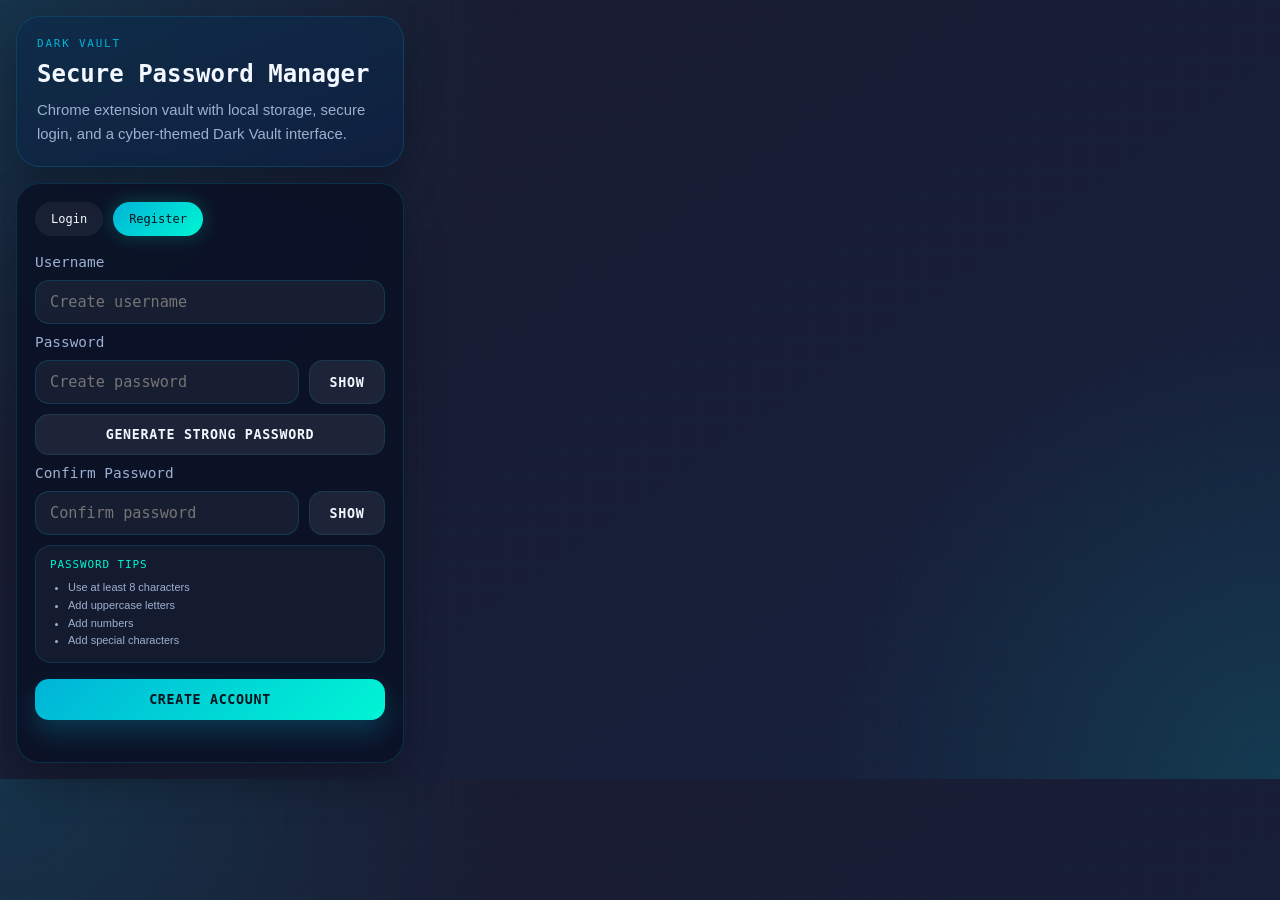
<file: chrome-extension/popup.html>
<!DOCTYPE html>
<html lang="en">
<head>
    <meta charset="UTF-8">
    <meta name="viewport" content="width=device-width, initial-scale=1.0">
    <title>Dark Vault</title>
    <link rel="stylesheet" href="popup.css">
</head>
<body>
<div class="background-grid"></div>

<main class="popup-shell">
    <section id="auth-view" class="view">
        <header class="hero-card">
            <p class="brand">DARK VAULT</p>
            <h1>Secure Password Manager</h1>
            <p class="sub">Chrome extension vault with local storage, secure login, and a cyber-themed Dark Vault interface.</p>
        </header>

        <section class="panel auth-panel">
            <div class="auth-tabs">
                <button id="login-tab" type="button" class="tab-button active">Login</button>
                <button id="register-tab" type="button" class="tab-button">Register</button>
            </div>

            <form id="login-form" class="credential-form">
                <label for="login-username">Username</label>
                <input id="login-username" name="username" type="text" placeholder="Enter username" required>

                <label for="login-password">Password</label>
                <div class="password-row">
                    <input id="login-password" name="password" type="password" placeholder="Enter password" required>
                    <button id="toggle-login-password" type="button" class="ghost-button compact-button">Show</button>
                </div>

                <button id="login-button" type="submit" class="primary-button">Enter Vault</button>
            </form>

            <form id="register-form" class="credential-form hidden">
                <label for="register-username">Username</label>
                <input id="register-username" name="username" type="text" placeholder="Create username" required>

                <label for="register-password">Password</label>
                <div class="password-row">
                    <input id="register-password" name="password" type="password" placeholder="Create password" required>
                    <button id="toggle-register-password" type="button" class="ghost-button compact-button">Show</button>
                </div>
                <button id="register-generate-button" type="button" class="ghost-button">Generate Strong Password</button>

                <div id="register-strength-meter" class="strength-meter hidden">
                    <div class="strength-bar"><span id="register-strength-fill"></span></div>
                    <p id="register-strength-text" class="strength-text"></p>
                </div>

                <label for="register-confirm-password">Confirm Password</label>
                <div class="password-row">
                    <input id="register-confirm-password" name="confirmPassword" type="password" placeholder="Confirm password" required>
                    <button id="toggle-confirm-password" type="button" class="ghost-button compact-button">Show</button>
                </div>

                <div class="tips-card">
                    <p>Password Tips</p>
                    <ul>
                        <li>Use at least 8 characters</li>
                        <li>Add uppercase letters</li>
                        <li>Add numbers</li>
                        <li>Add special characters</li>
                    </ul>
                </div>

                <button id="register-button" type="submit" class="primary-button">Create Account</button>
            </form>

            <p id="auth-message" class="status-text"></p>
        </section>
    </section>

    <section id="app-view" class="view hidden">
        <header class="hero-card">
            <div class="section-head hero-head">
                <div>
                    <p class="brand">DARK VAULT</p>
                    <h1>Your Secure Vault</h1>
                    <p id="welcome-text" class="sub">Welcome back.</p>
                </div>
                <button id="logout-button" type="button" class="ghost-button compact-button">Logout</button>
            </div>
        </header>

        <section class="panel form-panel">
            <div class="section-head">
                <h2>Add Credential</h2>
                <button id="generate-button" type="button" class="ghost-button">Generate</button>
            </div>

            <form id="credential-form" class="credential-form">
                <label for="site-name">Site Name</label>
                <input id="site-name" name="siteName" type="text" placeholder="e.g. GitHub" required>

                <label for="site-username">Username / Email</label>
                <input id="site-username" name="siteUsername" type="text" placeholder="e.g. student@example.com" required>

                <label for="site-password">Password</label>
                <div class="password-row">
                    <input id="site-password" name="password" type="password" placeholder="Enter a strong password" required>
                    <button id="toggle-password-button" type="button" class="ghost-button compact-button">Show</button>
                </div>

                <div id="strength-meter" class="strength-meter hidden">
                    <div class="strength-bar"><span id="strength-fill"></span></div>
                    <p id="strength-text" class="strength-text"></p>
                </div>

                <div class="tips-card">
                    <p>Password Tips</p>
                    <ul>
                        <li>Use at least 8 characters</li>
                        <li>Add uppercase letters</li>
                        <li>Add numbers</li>
                        <li>Add special characters</li>
                    </ul>
                </div>

                <label for="site-notes">Notes</label>
                <textarea id="site-notes" name="notes" rows="3" placeholder="Optional notes"></textarea>

                <p id="form-message" class="status-text"></p>
                <button id="save-button" type="submit" class="primary-button">Save Credential</button>
            </form>
        </section>

        <section class="panel vault-panel">
            <div class="section-head">
                <h2>Your Vault</h2>
                <span id="credential-count" class="count-pill">0 items</span>
            </div>

            <div class="toolbar">
                <input id="search-input" type="text" placeholder="Search by site or username">
                <button id="clear-button" type="button" class="ghost-button compact-button">Clear</button>
            </div>

            <p id="vault-message" class="status-text"></p>
            <div id="credential-list" class="credential-list"></div>
        </section>
    </section>
</main>

<script src="popup.js"></script>
</body>
</html>
</file>
<file: chrome-extension/popup.css>
:root {
    --bg-main: #1a1a2e;
    --bg-deep: #16213e;
    --panel: rgba(11, 18, 38, 0.95);
    --panel-soft: rgba(17, 28, 56, 0.92);
    --accent: #00b4d8;
    --accent-strong: #00f5d4;
    --text-main: #f3f7ff;
    --text-soft: #9db0d0;
    --danger: #ff6b6b;
    --warning: #ffd166;
    --border: rgba(0, 180, 216, 0.18);
}

* {
    box-sizing: border-box;
}

body {
    margin: 0;
    width: 420px;
    min-height: 640px;
    color: var(--text-main);
    font-family: "Trebuchet MS", "Segoe UI", sans-serif;
    background:
        radial-gradient(circle at top left, rgba(0, 180, 216, 0.16), transparent 34%),
        radial-gradient(circle at bottom right, rgba(0, 245, 212, 0.12), transparent 30%),
        linear-gradient(145deg, var(--bg-main), var(--bg-deep));
}

.background-grid {
    position: fixed;
    inset: 0;
    background-image:
        linear-gradient(rgba(0, 180, 216, 0.08) 1px, transparent 1px),
        linear-gradient(90deg, rgba(0, 180, 216, 0.08) 1px, transparent 1px);
    background-size: 28px 28px;
    opacity: 0.3;
    pointer-events: none;
}

.popup-shell {
    position: relative;
    display: grid;
    gap: 16px;
    padding: 16px;
}

.view {
    display: grid;
    gap: 16px;
}

.panel,
.hero-card {
    border-radius: 24px;
    border: 1px solid var(--border);
    background: var(--panel);
    backdrop-filter: blur(12px);
    box-shadow: 0 18px 40px rgba(0, 0, 0, 0.28);
}

.hero-card {
    padding: 20px;
    background:
        linear-gradient(160deg, rgba(0, 180, 216, 0.1), rgba(15, 52, 96, 0.2)),
        var(--panel-soft);
}

.brand {
    margin: 0 0 10px;
    font-size: 11px;
    letter-spacing: 0.16em;
    text-transform: uppercase;
    color: var(--accent);
    font-family: Menlo, Monaco, Consolas, monospace;
}

.hero-card h1 {
    margin: 0 0 10px;
    font-size: 24px;
    line-height: 1.2;
    font-family: Menlo, Monaco, Consolas, monospace;
}

.sub {
    margin: 0;
    color: var(--text-soft);
    line-height: 1.6;
    font-size: 0.93rem;
}

.panel {
    padding: 18px;
}

.section-head {
    display: flex;
    align-items: center;
    justify-content: space-between;
    gap: 12px;
    margin-bottom: 14px;
}

.hero-head {
    align-items: flex-start;
    margin-bottom: 0;
}

.section-head h2 {
    margin: 0;
    font-size: 1rem;
    font-family: Menlo, Monaco, Consolas, monospace;
}

.auth-tabs {
    display: flex;
    gap: 10px;
    margin-bottom: 18px;
}

.tab-button {
    border: none;
    cursor: pointer;
    border-radius: 999px;
    padding: 10px 16px;
    background: rgba(255, 255, 255, 0.06);
    color: var(--text-main);
    font-family: Menlo, Monaco, Consolas, monospace;
    font-size: 12px;
    transition: transform 0.2s ease, box-shadow 0.2s ease;
}

.tab-button.active {
    background: linear-gradient(135deg, var(--accent), var(--accent-strong));
    color: #06131d;
    box-shadow: 0 0 18px rgba(0, 245, 212, 0.24);
}

.count-pill {
    padding: 6px 10px;
    border-radius: 999px;
    font-size: 11px;
    color: var(--accent-strong);
    background: rgba(255, 255, 255, 0.06);
    border: 1px solid rgba(0, 245, 212, 0.18);
    font-family: Menlo, Monaco, Consolas, monospace;
}

.credential-form {
    display: grid;
    gap: 10px;
}

.credential-form label {
    color: var(--text-soft);
    font-size: 0.9rem;
    font-family: Menlo, Monaco, Consolas, monospace;
}

input,
textarea {
    width: 100%;
    padding: 12px 14px;
    border-radius: 14px;
    border: 1px solid rgba(0, 180, 216, 0.2);
    background: rgba(255, 255, 255, 0.05);
    color: var(--text-main);
    font-size: 0.95rem;
    font-family: Menlo, Monaco, Consolas, monospace;
}

textarea {
    resize: vertical;
    min-height: 84px;
}

input:focus,
textarea:focus {
    outline: 2px solid rgba(0, 245, 212, 0.35);
}

.password-row,
.toolbar {
    display: grid;
    grid-template-columns: minmax(0, 1fr) auto;
    gap: 10px;
}

.strength-meter {
    margin-top: 2px;
    margin-bottom: 2px;
}

.strength-bar {
    height: 8px;
    border-radius: 999px;
    background: rgba(255, 255, 255, 0.08);
    overflow: hidden;
}

.strength-bar span {
    display: block;
    height: 100%;
    width: 0;
    border-radius: 999px;
    transition: width 0.2s ease, background 0.2s ease;
}

.strength-text {
    margin: 8px 0 0;
    color: var(--text-soft);
    font-size: 11px;
    font-family: Menlo, Monaco, Consolas, monospace;
}

.tips-card {
    padding: 12px 14px;
    border-radius: 16px;
    border: 1px solid rgba(0, 180, 216, 0.16);
    background: rgba(255, 255, 255, 0.04);
}

.tips-card p {
    margin: 0 0 8px;
    color: var(--accent-strong);
    font-size: 11px;
    letter-spacing: 0.08em;
    text-transform: uppercase;
    font-family: Menlo, Monaco, Consolas, monospace;
}

.tips-card ul {
    margin: 0;
    padding-left: 18px;
    color: var(--text-soft);
    font-size: 11px;
    line-height: 1.6;
}

.primary-button,
.ghost-button {
    border: none;
    cursor: pointer;
    border-radius: 14px;
    font-weight: 700;
    letter-spacing: 0.05em;
    text-transform: uppercase;
    transition: transform 0.2s ease, opacity 0.2s ease, box-shadow 0.2s ease;
    font-family: Menlo, Monaco, Consolas, monospace;
}

.primary-button {
    margin-top: 6px;
    padding: 13px 16px;
    background: linear-gradient(135deg, var(--accent), var(--accent-strong));
    color: #05131c;
    box-shadow: 0 12px 26px rgba(0, 180, 216, 0.24);
}

.ghost-button {
    padding: 12px 14px;
    background: rgba(255, 255, 255, 0.08);
    color: var(--text-main);
    border: 1px solid rgba(0, 180, 216, 0.14);
}

.compact-button {
    padding: 12px 12px;
    min-width: 76px;
}

.primary-button:hover,
.ghost-button:hover,
.tab-button:hover {
    transform: translateY(-1px);
}

.primary-button:disabled {
    opacity: 0.48;
    cursor: not-allowed;
    transform: none;
    box-shadow: none;
}

.status-text {
    min-height: 22px;
    margin: 2px 0 0;
    font-size: 0.86rem;
    font-family: Menlo, Monaco, Consolas, monospace;
    color: var(--text-soft);
}

.status-text.error {
    color: var(--danger);
}

.status-text.success {
    color: var(--accent-strong);
}

.credential-list {
    display: grid;
    gap: 12px;
    max-height: 320px;
    overflow-y: auto;
    padding-right: 2px;
}

.credential-card {
    border-radius: 18px;
    border: 1px solid var(--border);
    background: rgba(17, 28, 56, 0.86);
    padding: 14px;
    box-shadow: 0 14px 28px rgba(0, 0, 0, 0.2);
}

.credential-card-head,
.credential-password-row,
.credential-actions {
    display: flex;
    align-items: center;
    justify-content: space-between;
    gap: 10px;
}

.credential-card-head {
    margin-bottom: 10px;
}

.credential-title {
    margin: 0;
    font-size: 0.98rem;
    color: var(--text-main);
    font-family: Menlo, Monaco, Consolas, monospace;
}

.credential-subtitle,
.credential-notes {
    margin: 0;
    color: var(--text-soft);
    font-size: 0.85rem;
    line-height: 1.5;
}

.credential-notes {
    margin-top: 10px;
}

.credential-password-row {
    margin-top: 10px;
}

.password-badge {
    color: var(--accent-strong);
    font-family: Menlo, Monaco, Consolas, monospace;
}

.mini-button {
    border: none;
    cursor: pointer;
    border-radius: 12px;
    padding: 8px 10px;
    background: rgba(255, 255, 255, 0.08);
    color: var(--text-main);
    font-size: 11px;
    font-family: Menlo, Monaco, Consolas, monospace;
}

.credential-actions {
    margin-top: 12px;
    justify-content: flex-end;
}

.empty-state {
    padding: 18px;
    text-align: center;
    border-radius: 18px;
    border: 1px dashed rgba(0, 180, 216, 0.24);
    background: rgba(255, 255, 255, 0.03);
}

.empty-state h3 {
    margin: 0 0 8px;
    font-size: 1rem;
    font-family: Menlo, Monaco, Consolas, monospace;
}

.empty-state p {
    margin: 0;
    color: var(--text-soft);
    line-height: 1.6;
}

.hidden {
    display: none;
}
</file>
